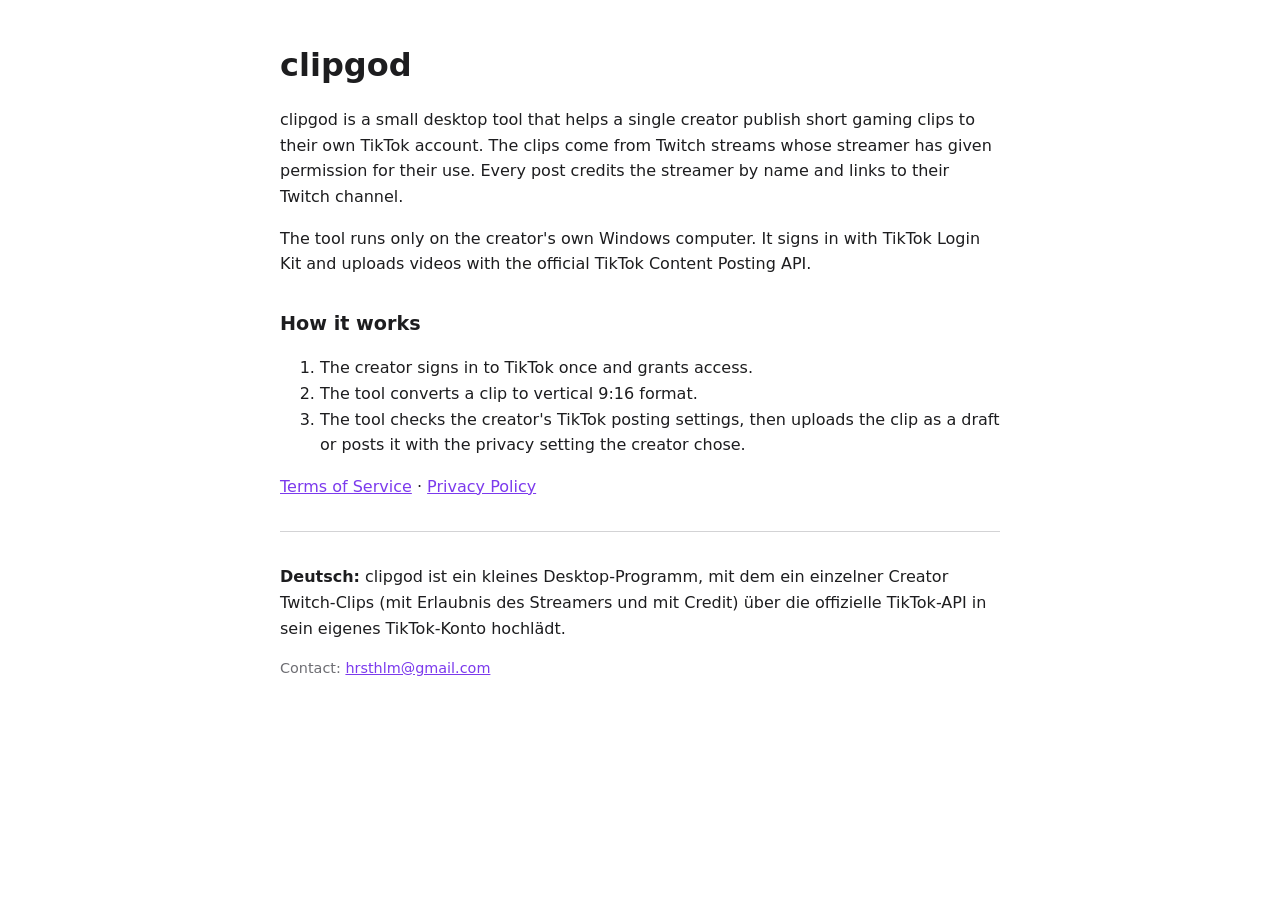
<file: index.html>
<!doctype html>
<html lang="en">
<head>
<meta charset="utf-8">
<meta name="viewport" content="width=device-width, initial-scale=1">
<title>clipgod</title>
<link rel="stylesheet" href="style.css">
</head>
<body>
<main>
<h1>clipgod</h1>
<p>clipgod is a small desktop tool that helps a single creator publish short gaming clips to
their own TikTok account. The clips come from Twitch streams whose streamer has given
permission for their use. Every post credits the streamer by name and links to their Twitch channel.</p>
<p>The tool runs only on the creator's own Windows computer. It signs in with
TikTok Login Kit and uploads videos with the official TikTok Content Posting API.</p>
<h2>How it works</h2>
<ol>
<li>The creator signs in to TikTok once and grants access.</li>
<li>The tool converts a clip to vertical 9:16 format.</li>
<li>The tool checks the creator's TikTok posting settings, then uploads the clip as a draft
or posts it with the privacy setting the creator chose.</li>
</ol>
<p><a href="terms.html">Terms of Service</a> · <a href="privacy.html">Privacy Policy</a></p>
<hr>
<p lang="de"><strong>Deutsch:</strong> clipgod ist ein kleines Desktop-Programm, mit dem ein einzelner Creator
Twitch-Clips (mit Erlaubnis des Streamers und mit Credit) über die offizielle TikTok-API
in sein eigenes TikTok-Konto hochlädt.</p>
<p class="small">Contact: <a href="mailto:hrsthlm@gmail.com">hrsthlm@gmail.com</a></p>
</main>
</body>
</html>
</file>
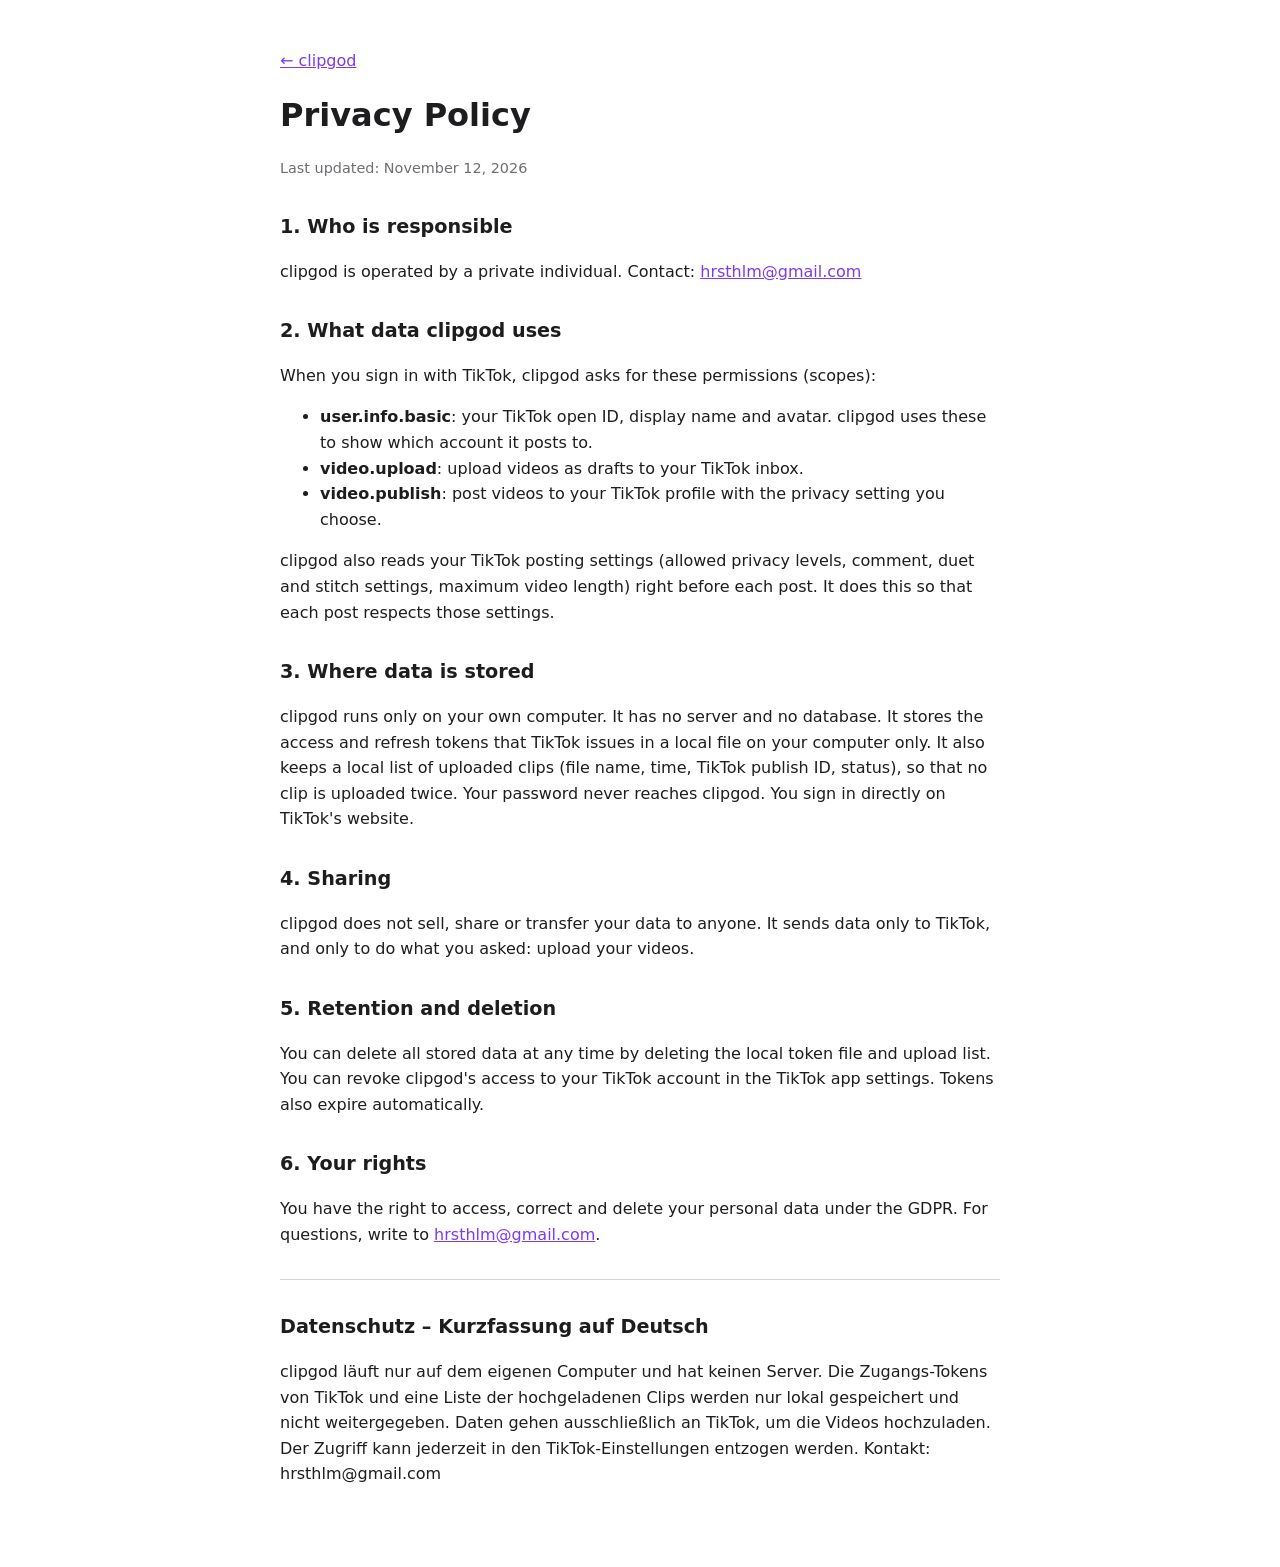
<file: privacy.html>
<!doctype html>
<html lang="en">
<head>
<meta charset="utf-8">
<meta name="viewport" content="width=device-width, initial-scale=1">
<title>clipgod Privacy</title>
<link rel="stylesheet" href="style.css">
</head>
<body>
<main>
<p><a href="index.html">← clipgod</a></p>
<h1>Privacy Policy</h1>
<p class="small">Last updated: November 12, 2026</p>

<h2>1. Who is responsible</h2>
<p>clipgod is operated by a private individual. Contact:
<a href="mailto:hrsthlm@gmail.com">hrsthlm@gmail.com</a></p>

<h2>2. What data clipgod uses</h2>
<p>When you sign in with TikTok, clipgod asks for these permissions (scopes):</p>
<ul>
<li><strong>user.info.basic</strong>: your TikTok open ID, display name and avatar.
clipgod uses these to show which account it posts to.</li>
<li><strong>video.upload</strong>: upload videos as drafts to your TikTok inbox.</li>
<li><strong>video.publish</strong>: post videos to your TikTok profile with the privacy
setting you choose.</li>
</ul>
<p>clipgod also reads your TikTok posting settings (allowed privacy levels, comment, duet and stitch
settings, maximum video length) right before each post. It does this so that each post
respects those settings.</p>

<h2>3. Where data is stored</h2>
<p>clipgod runs only on your own computer. It has no server and no database. It stores the access
and refresh tokens that TikTok issues in a local file on your computer only. It also keeps a local
list of uploaded clips (file name, time, TikTok publish ID, status), so that no clip is
uploaded twice. Your password never reaches clipgod. You sign in directly on TikTok's website.</p>

<h2>4. Sharing</h2>
<p>clipgod does not sell, share or transfer your data to anyone. It sends data only to TikTok, and
only to do what you asked: upload your videos.</p>

<h2>5. Retention and deletion</h2>
<p>You can delete all stored data at any time by deleting the local token file and upload list.
You can revoke clipgod's access to your TikTok account in the TikTok app settings.
Tokens also expire automatically.</p>

<h2>6. Your rights</h2>
<p>You have the right to access, correct and delete your personal data under the GDPR.
For questions, write to <a href="mailto:hrsthlm@gmail.com">hrsthlm@gmail.com</a>.</p>

<hr>
<h2 lang="de">Datenschutz – Kurzfassung auf Deutsch</h2>
<p lang="de">clipgod läuft nur auf dem eigenen Computer und hat keinen Server. Die Zugangs-Tokens von TikTok und eine
Liste der hochgeladenen Clips werden nur lokal gespeichert und nicht weitergegeben. Daten gehen
ausschließlich an TikTok, um die Videos hochzuladen. Der Zugriff kann jederzeit in den
TikTok-Einstellungen entzogen werden. Kontakt: hrsthlm@gmail.com</p>
</main>
</body>
</html>
</file>
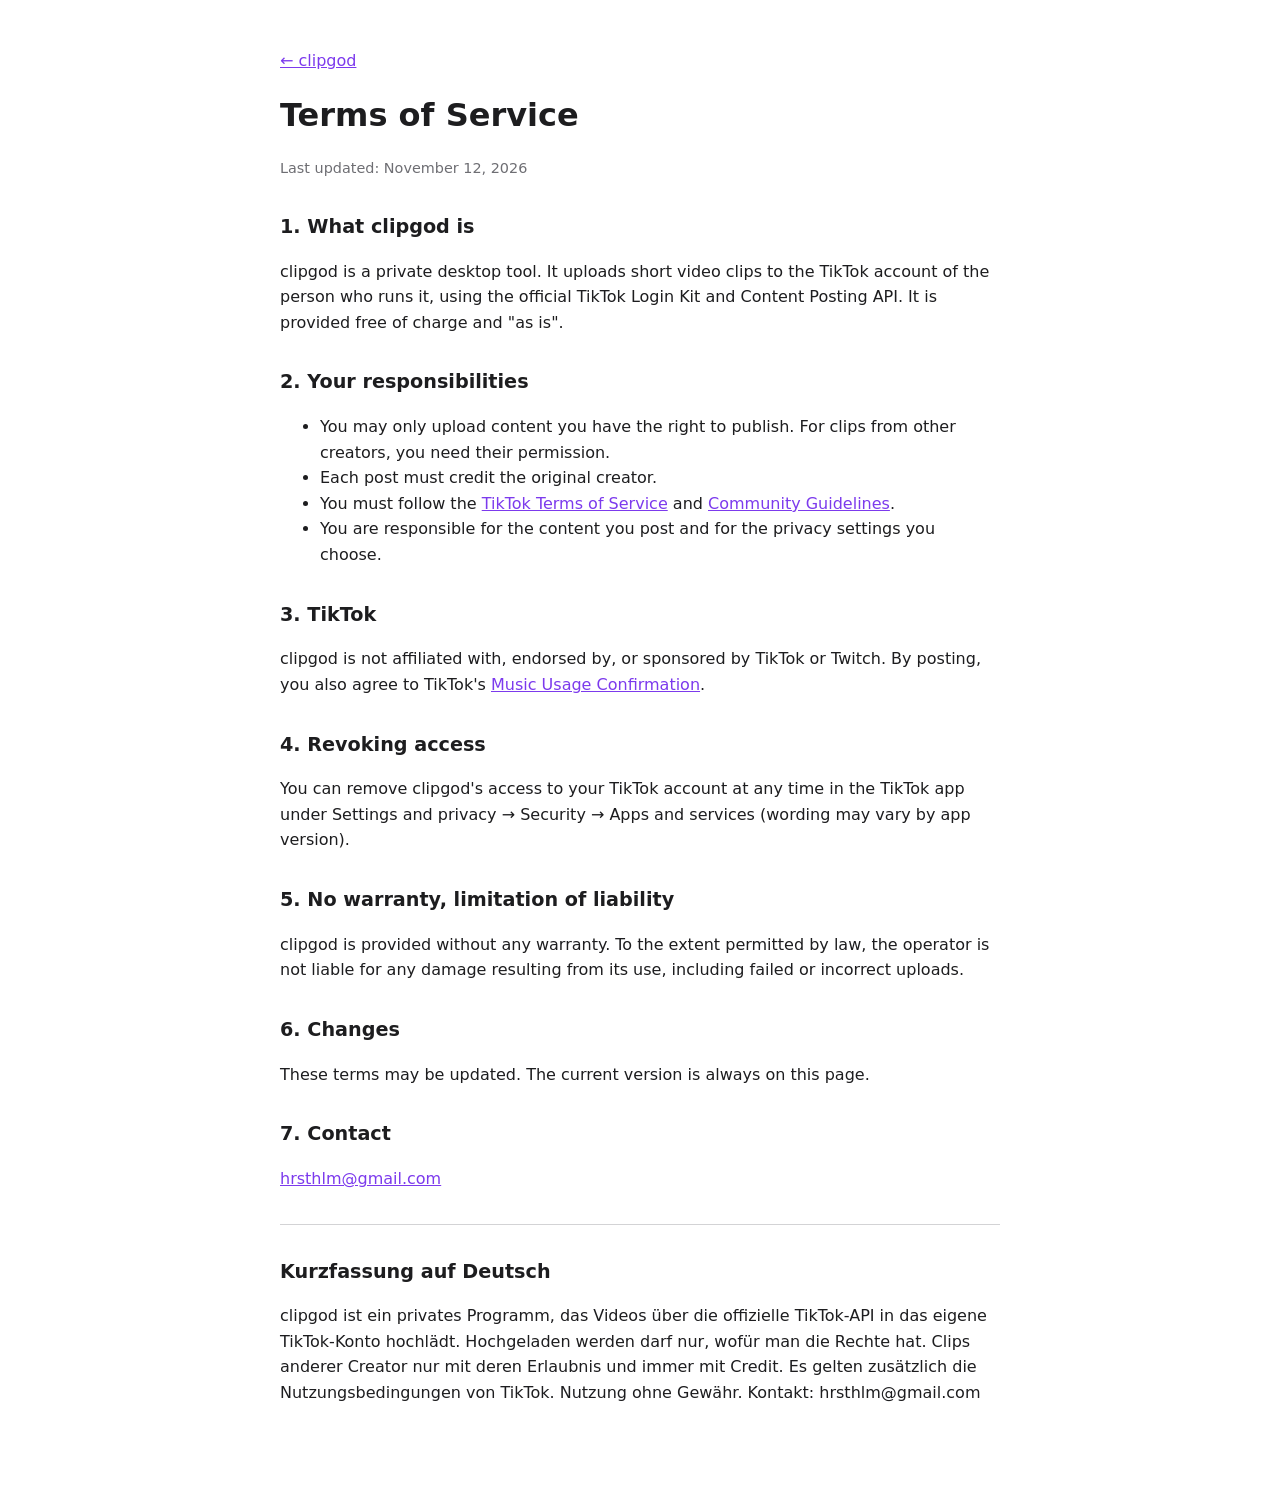
<file: terms.html>
<!doctype html>
<html lang="en">
<head>
<meta charset="utf-8">
<meta name="viewport" content="width=device-width, initial-scale=1">
<title>clipgod Terms</title>
<link rel="stylesheet" href="style.css">
</head>
<body>
<main>
<p><a href="index.html">← clipgod</a></p>
<h1>Terms of Service</h1>
<p class="small">Last updated: November 12, 2026</p>

<h2>1. What clipgod is</h2>
<p>clipgod is a private desktop tool. It uploads short video clips to the TikTok account of the
person who runs it, using the official TikTok Login Kit and Content Posting API.
It is provided free of charge and "as is".</p>

<h2>2. Your responsibilities</h2>
<ul>
<li>You may only upload content you have the right to publish. For clips from other creators,
you need their permission.</li>
<li>Each post must credit the original creator.</li>
<li>You must follow the <a href="https://www.tiktok.com/legal/terms-of-service">TikTok Terms of Service</a>
and <a href="https://www.tiktok.com/community-guidelines">Community Guidelines</a>.</li>
<li>You are responsible for the content you post and for the privacy settings you choose.</li>
</ul>

<h2>3. TikTok</h2>
<p>clipgod is not affiliated with, endorsed by, or sponsored by TikTok or Twitch.
By posting, you also agree to TikTok's
<a href="https://www.tiktok.com/legal/page/global/music-usage-confirmation/en">Music Usage Confirmation</a>.</p>

<h2>4. Revoking access</h2>
<p>You can remove clipgod's access to your TikTok account at any time in the TikTok app under
Settings and privacy → Security → Apps and services (wording may vary by app version).</p>

<h2>5. No warranty, limitation of liability</h2>
<p>clipgod is provided without any warranty. To the extent permitted by law, the operator is not
liable for any damage resulting from its use, including failed or incorrect uploads.</p>

<h2>6. Changes</h2>
<p>These terms may be updated. The current version is always on this page.</p>

<h2>7. Contact</h2>
<p><a href="mailto:hrsthlm@gmail.com">hrsthlm@gmail.com</a></p>

<hr>
<h2 lang="de">Kurzfassung auf Deutsch</h2>
<p lang="de">clipgod ist ein privates Programm, das Videos über die offizielle TikTok-API in das
eigene TikTok-Konto hochlädt. Hochgeladen werden darf nur, wofür man die Rechte hat.
Clips anderer Creator nur mit deren Erlaubnis und immer mit Credit. Es gelten zusätzlich die
Nutzungsbedingungen von TikTok. Nutzung ohne Gewähr. Kontakt: hrsthlm@gmail.com</p>
</main>
</body>
</html>
</file>
<file: style.css>
:root { --bg: #ffffff; --fg: #1d1d1f; --muted: #6e6e73; --accent: #7c3aed; }
@media (prefers-color-scheme: dark) {
:root { --bg: #111114; --fg: #f2f2f5; --muted: #a1a1aa; --accent: #a78bfa; }
}
body { margin: 0; background: var(--bg); color: var(--fg);
font: 16px/1.6 system-ui, -apple-system, "Segoe UI", sans-serif; }
main { max-width: 720px; margin: 0 auto; padding: 32px 16px 64px; }
h1 { margin: 8px 0 16px; }
h2 { margin-top: 32px; font-size: 1.2rem; }
a { color: var(--accent); }
hr { border: 0; border-top: 1px solid var(--muted); opacity: .3; margin: 32px 0; }
.small { color: var(--muted); font-size: .9rem; }
</file>
